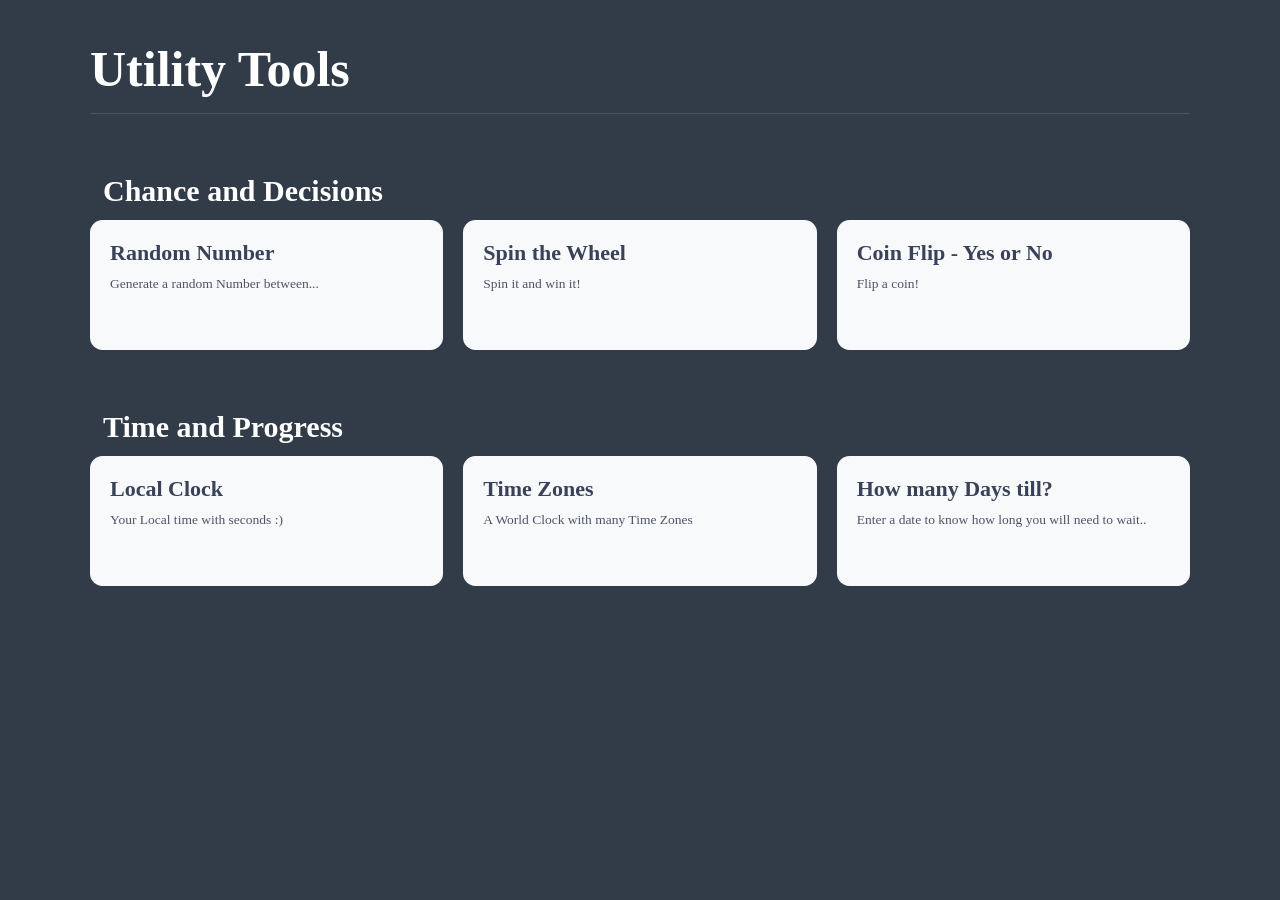
<file: index.html>
<!DOCTYPE html>
<html lang="de">


<head>

  <meta charset="UTF-8">
  <meta name="viewport" content="width=device-width, initial-scale=1.0">
  <link rel="stylesheet" href="style.css">
  <title>Utility Tools</title>
  
</head>

<body>




<div class="container">
  <a href=""><header><h1>Utility Tools</h1></header></a>
    <h3>Chance and Decisions</h3>
  <main class="grid">

    <a href ="randomnumber.html">
      <div class="card">
        <div class="card-header">
          <h2>Random Number</h2>
        </div>
          <p>Generate a random Number between...</p>
      </div>
    </a>


      <a href="spinthewheel.html">
      <div class="card">
        <div class="card-header">
          <h2>Spin the Wheel</h2>
        </div>
          <p>Spin it and win it!</p>
      </div>
      </a>

      <a href="coinflip.html">
        <div class="card">
          <div class="card-header">
            <h2>Coin Flip - Yes or No</h2>
          </div>
            <p>Flip a coin!</p>
        </div>
      </a>

    </main>






    <h3>Time and Progress</h3>

    <main class="grid">
        <a href="RealTimeClock.html">
        <div class="card">
            <div class="card-header">
                <h2>Local Clock</h2>
            </div>
            <p>Your Local time with seconds :)</p>
        </div>
        </a>

        <a href="TimeZones.html">
            <div class="card">
                <div class="card-header">
                    <h2>Time Zones</h2>
                </div>
                <p>A World Clock with many Time Zones</p>
            </div>
        </a>

        <a href="howmanydaystill.html">
            <div class="card">
                <div class="card-header">
                    <h2>How many Days till?</h2>
                </div>
                <p>Enter a date to know how long you will need to wait..</p>
            </div>
        </a>

    </main>






</div>


</body>


</html>
</file>
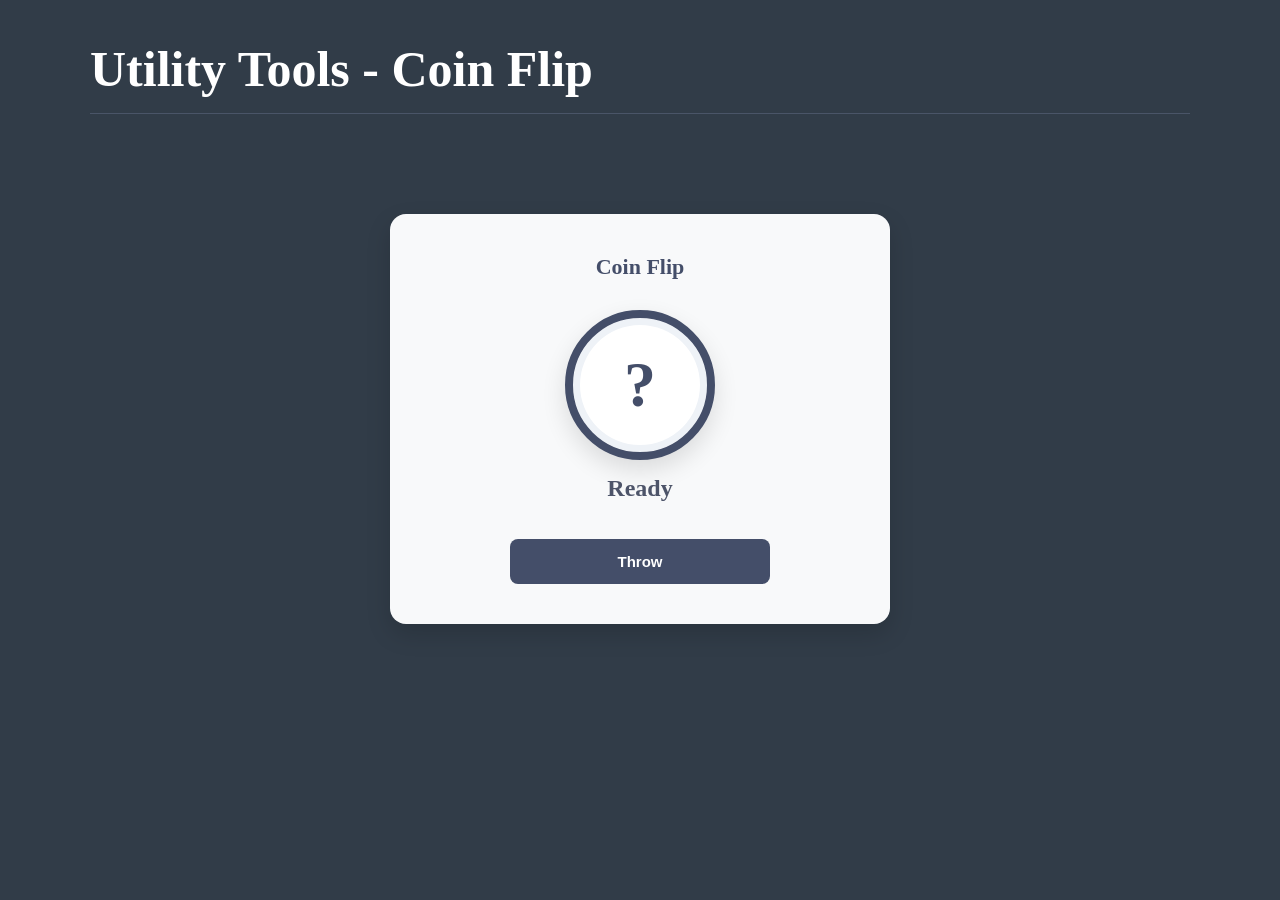
<file: coinflip.html>
<!DOCTYPE html>
<html lang="de">
<head>

    <meta charset="UTF-8">
    <meta name="viewport" content="width=device-width, initial-scale=1.0">
    <link rel="stylesheet" href="style.css">
    <title>Utility Tools - Coin Flip</title>

</head>
<body>

<div class="container">
    <a href="index.html"><header><h1>Utility Tools - Coin Flip</h1></header></a>

    <div class="coin-box">
        <h2>Coin Flip</h2>

        <div class="coin">
            <div class="coin-face" id="coin-face">?</div>
        </div>

        <div class="coin-result" id="coin-result">Ready</div>

        <button class="generator-btn" onclick="flipCoin()">Throw</button>
    </div>
</div>


<script>
    const coinFace = document.getElementById("coin-face");
    const coinResult = document.getElementById("coin-result");
    let isFlipping = false;

    function flipCoin() {
        if (isFlipping) return;
        isFlipping = true;

        coinResult.innerText = "Throwing...";
        coinFace.classList.remove("coin-bounce");
        coinFace.classList.add("coin-spin");

        setTimeout(() => {
            const result = Math.random() < 0.5 ? "Heads" : "Tails";

            coinFace.classList.remove("coin-spin");
            coinFace.innerText = result === "Heads" ? "H" : "T";
            coinFace.classList.add("coin-bounce");
            coinResult.innerText = result;
            isFlipping = false;
        }, 900);
    }
</script>
</body>
</html>
</file>
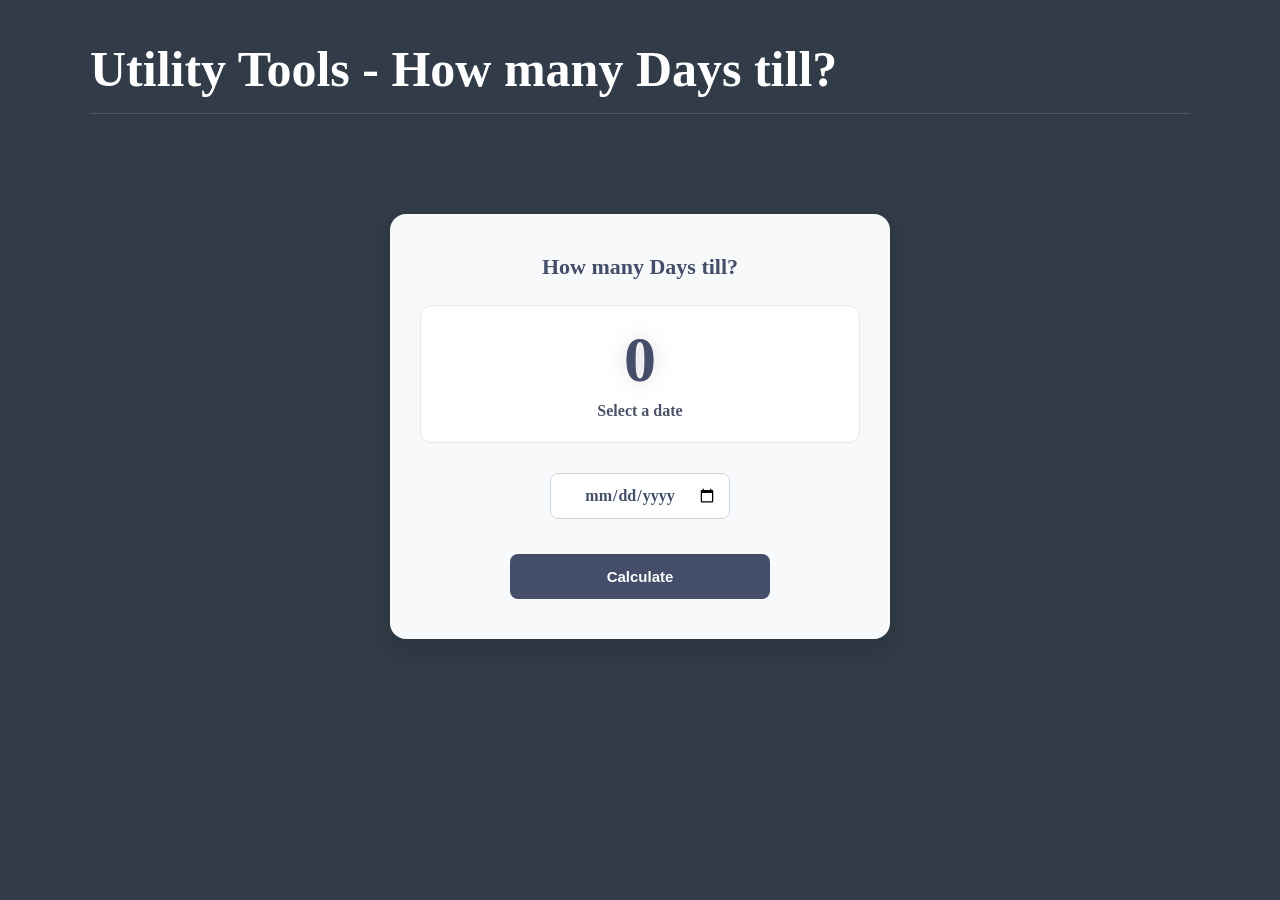
<file: howmanydaystill.html>
<!DOCTYPE html>
<html lang="de">
<head>
    <meta charset="UTF-8">
    <meta name="viewport" content="width=device-width, initial-scale=1.0">
    <link rel="stylesheet" href="style.css">
    <title>Utility Tools - How many Days till?</title>

</head>
<body>

<div class="container">
    <a href="index.html"><header><h1>Utility Tools - How many Days till?</h1></header></a>

    <div class="days-box">
        <h2>How many Days till?</h2>

        <div class="countdown-result-box">
            <span class="countdown-days" id="countdown-days">0</span>
            <span class="countdown-details" id="countdown-details">Select a date</span>
        </div>

        <div class="eingabe-bereich">
            <input class="countdown-date-input" type="date" id="target-date"> <!-- automatisch das datum im eingabe feld anpassen zb TTT MM JJJJ -> MM DD YYYY -->
        </div>

        <button class="generator-btn" onclick="calculateCountdown()">Calculate</button>
    </div>
</div>

<script>
    const targetDateInput = document.getElementById("target-date");
    const countdownDays = document.getElementById("countdown-days");
    const countdownDetails = document.getElementById("countdown-details");

    function calculateCountdown() {
        if (!targetDateInput.value) {
            countdownDays.innerText = "!";
            countdownDetails.innerText = "Please select a valid date";
            return;
        }

        // das immer bis 0 Uhr geht
        const targetDate = new Date(targetDateInput.value + "T00:00:00");
        const now = new Date();
        const difference = targetDate.getTime() - now.getTime();

        if (difference < 0) {
            countdownDays.innerText = "0";
            countdownDetails.innerText = "This date is already in the past";
            return;
        }

        const totalMinutes = Math.floor(difference / 60000);
        const days = Math.floor(totalMinutes / 1440);
        const hours = Math.floor((totalMinutes % 1440) / 60);
        const minutes = totalMinutes % 60;

        countdownDays.style.transform = "scale(0.9)";
        setTimeout(() => {
            countdownDays.innerText = days;
            countdownDetails.innerText = `${days} days, ${hours} hours and ${minutes} minutes`;
            countdownDays.style.transform = "scale(1)";
        }, 100);
    }

    targetDateInput.addEventListener("change", calculateCountdown);
</script>

</body>
</html>
</file>
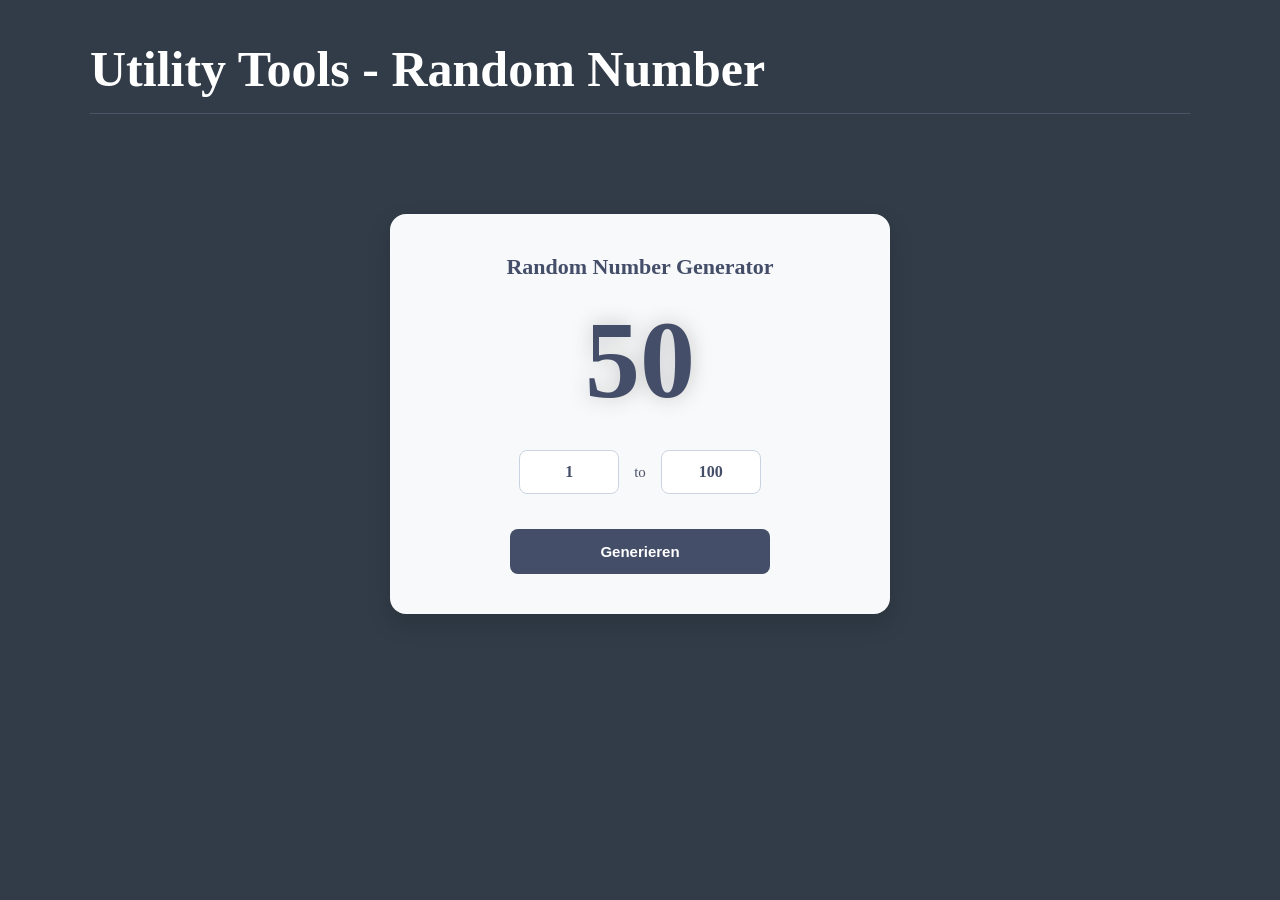
<file: randomnumber.html>
<!DOCTYPE html>
<html lang="de">
<head>
    <meta charset="UTF-8">
    <meta name="viewport" content="width=device-width, initial-scale=1.0">
    <link rel="stylesheet" href="style.css">
    <title>Utility Tools</title>
</head>
<body>
<div class="container">
    <a href="index.html"><header><h1>Utility Tools - Random Number</h1></header></a>

    <div class="generator-box">
        <h2>Random Number Generator</h2>

        <div class="zahl-display" id="random-number">50</div>

        <div class="eingabe-bereich">
            <input type="number" id="min-number" value="1" placeholder="Min">
            <span class="bis-text">to</span>
            <input type="number" id="max-number" value="100" placeholder="Max">
        </div>

        <button class="generator-btn" onclick="generateRandomNumber()">Generieren</button>
    </div>
</div>

<script>
    function generateRandomNumber() {
        const min = parseInt(document.getElementById('min-number').value);
        const max = parseInt(document.getElementById('max-number').value);
        const output = document.getElementById('random-number');


        // damit nicht die zahlen nicht eingebundne sind wenn groß zuerst
        if (isNaN(min) || isNaN(max) || min > max) {
            output.innerText = "!";
            return;
        }

        // math floor rundet immer ab, math random zwischen max - min + 1, ..... + min damit verschoven wird undn icht immer 0 bis mögliche zahlen ist
        const randomNum = Math.floor(Math.random() * (max - min + 1)) + min;

        // animation für zahlen
        output.style.transform = 'scale(0.85)';
        setTimeout(() => {
            output.innerText = randomNum;
            output.style.transform = 'scale(1)';
        }, 100);
    }
</script>
</body>
</html>
</file>
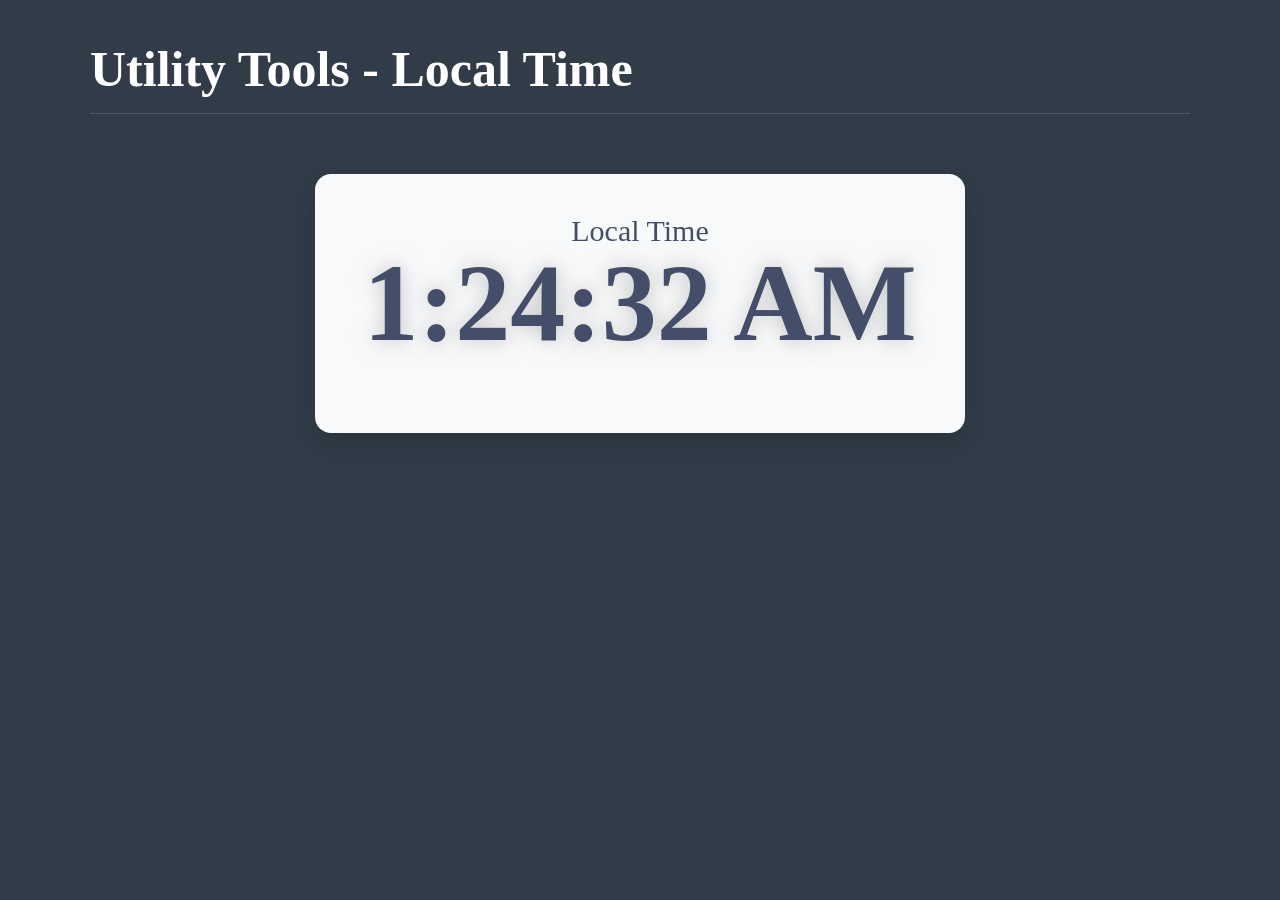
<file: RealTimeClock.html>
<!DOCTYPE html>
<html lang="de">
<head>
    <meta charset="UTF-8">
    <meta name="viewport" content="width=device-width, initial-scale=1.0">
    <title>Utility Tools - Clock</title>
    <link rel="stylesheet" href="style.css">
</head>
<body>


<div class="container">

    <a href="index.html">
        <header>
            <h1>Utility Tools - Local Time</h1>
        </header>
    </a>

    <div class="wheel-box"> <!--  same box here as wheel-box cause the size should look similar   -->
        <div class="local-time-text">Local Time</div>
            <div id="live-uhr" class="local-clock"></div>
        </div>
</div>

<script>
    function updateClock() {
        const now = new Date();

        // Formatiert die Zeit automatisch passend (z. B. "14:30:05")
        document.getElementById('live-uhr').textContent = now.toLocaleTimeString();
    }

    updateClock();
    setInterval(updateClock, 1000);
</script>


</body>
</html>
</file>
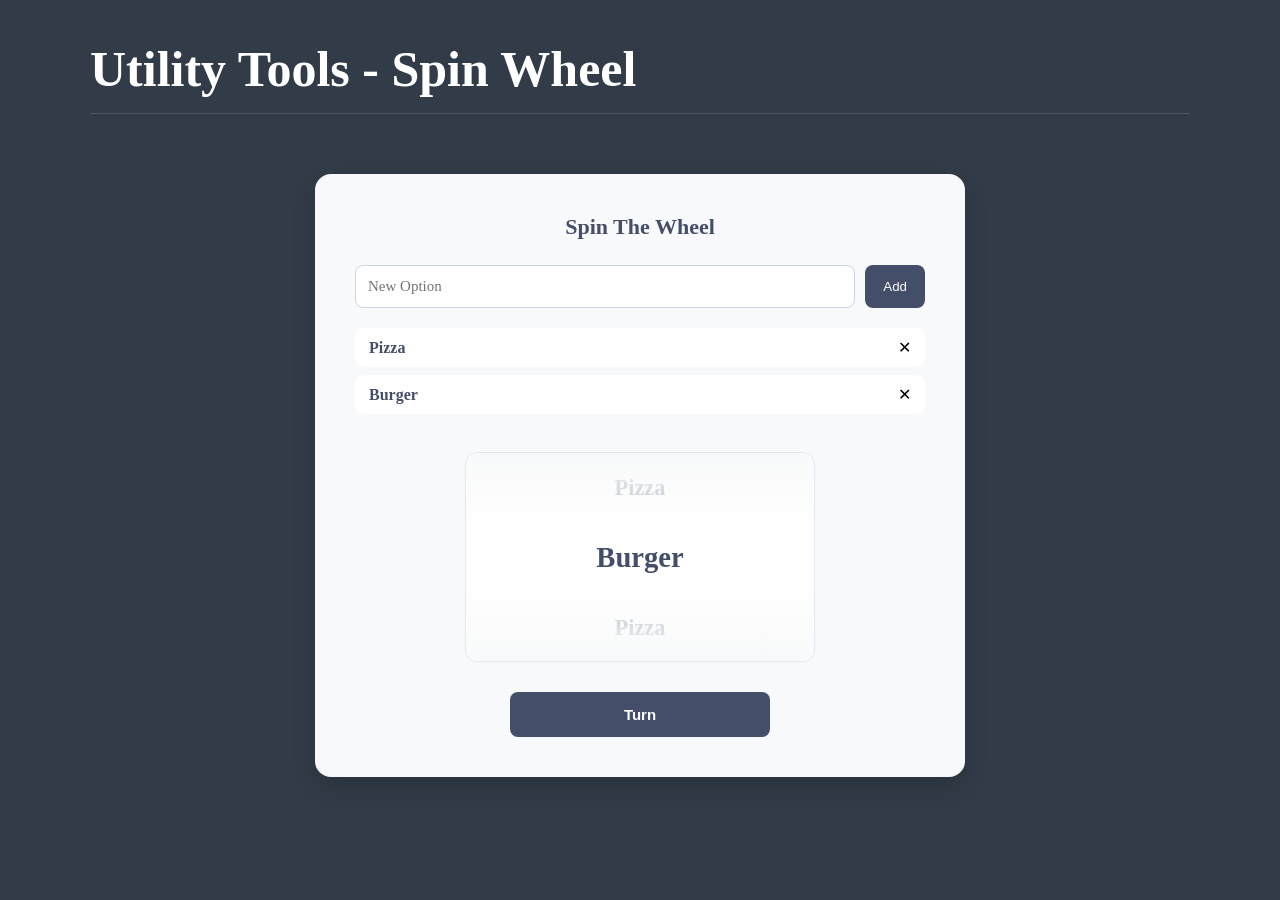
<file: spinthewheel.html>
<!DOCTYPE html>
<html lang="de">
<head>
    <meta charset="UTF-8">
    <meta name="viewport" content="width=device-width, initial-scale=1.0">
    <title>Utility Tools - Spin Wheel</title>
    <link rel="stylesheet" href="style.css">
</head>
<body>

<div class="container">

    <a href="index.html">
        <header>
            <h1>Utility Tools - Spin Wheel</h1>
        </header>
    </a>

    <div class="wheel-box">
        <h2>Spin The Wheel</h2>
        <div class="option-input-area">
            <input type="text" id="option-input" placeholder="New Option">
            <button class="add-option-btn" onclick="addOption()">Add</button>

        </div>

        <div id="option-list" class="option-list"></div>
        <div class="wheel-container">
            <div id="wheel-track" class="wheel-track">
            </div>
        </div>
        <button class="generator-btn" onclick="spinWheel()">Turn</button>

    </div>

</div>

<script>

    const optionList = document.getElementById("option-list");
    const wheelTrack = document.getElementById("wheel-track");
    const input = document.getElementById("option-input");

    let options = ["Pizza", "Burger"];
    isSpinning = false;

    function updateUI() {
        optionList.innerHTML = options.map((opt, i) => `
        <div class="option-item">${opt}<button onclick="removeOption(${i})">✕</button></div>
    `).join("");

        wheelTrack.innerHTML = options.length ? Array(20).fill(options).flat().map(opt => `<div class="wheel-item">${opt}</div>`).join("") : "";
        updateActiveItem();
    }

    function addOption() {
        if (!input.value.trim()) return;
        options.push(input.value.trim());
        input.value = "";
        updateUI();
    }

    function removeOption(index) {
        options.splice(index, 1);
        updateUI();
    }

    function updateActiveItem() {
        const itemHeight = 70;
        const center = 105;
        const maxDistance = 75;

        const translateY = new DOMMatrix(
            getComputedStyle(wheelTrack).transform
        ).f;

        const trackCenter = center - translateY;

        document.querySelectorAll(".wheel-item").forEach((item, index) => {
            const itemCenter = index * itemHeight + itemHeight / 2;
            const distance = Math.abs(trackCenter - itemCenter);

            const factor = Math.max(0, 1 - distance / maxDistance);

            item.style.transform = `scale(${1 + factor * 0.3})`;
            item.style.opacity = 0.4 + factor * 0.6;
            item.style.color = distance < itemHeight / 2
                ? "#444e69"
                : "#627288";
        });
    }

    function spinWheel() {
        if (options.length < 2) return;
        isSpinning = true;

        const randomIndex = Math.floor(Math.random() * options.length);
        const rounds = 10;
        const itemHeight = 70;
        const translateY = (rounds * options.length + randomIndex - 1) * itemHeight;

        wheelTrack.style.transition = "none";
        wheelTrack.style.transform = "translateY(0px)";
        wheelTrack.offsetHeight;

        const loop = () => {
            updateActiveItem();
            if (isSpinning) requestAnimationFrame(loop);
        };
        requestAnimationFrame(loop);

        wheelTrack.style.transition = "transform 5.5s cubic-bezier(.15,.85,.2,1)"; // i dont really understand this cubic bezier. i got this with my guy gemini
        wheelTrack.style.transform = `translateY(-${translateY}px)`;

        setTimeout(() => {
            isSpinning = false;
            updateActiveItem();
        }, 5500);
    }

    updateUI();

</script>

</body>
</html>
</file>
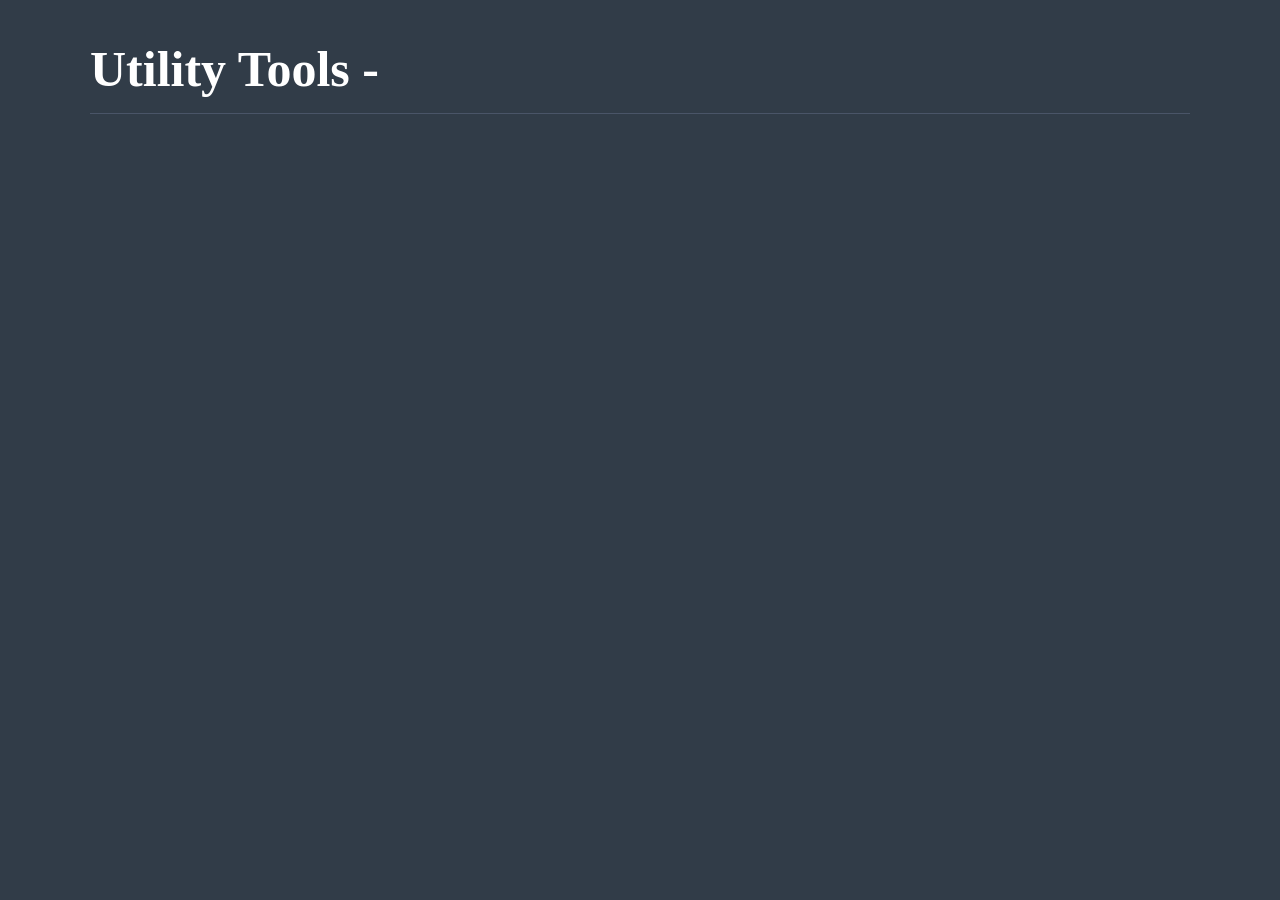
<file: template.html>
<!DOCTYPE html>
<html lang="de">


<head>
    <meta charset="UTF-8">
    <meta name="viewport" content="width=device-width, initial-scale=1.0">
    <link rel="stylesheet" href="style.css">
    <title>Utility Tools</title>

</head>

<body>

<div class="container">
    <a href="index.html"><header><h1>Utility Tools - </h1></header></a>
</div>

</body>

</html>
</file>
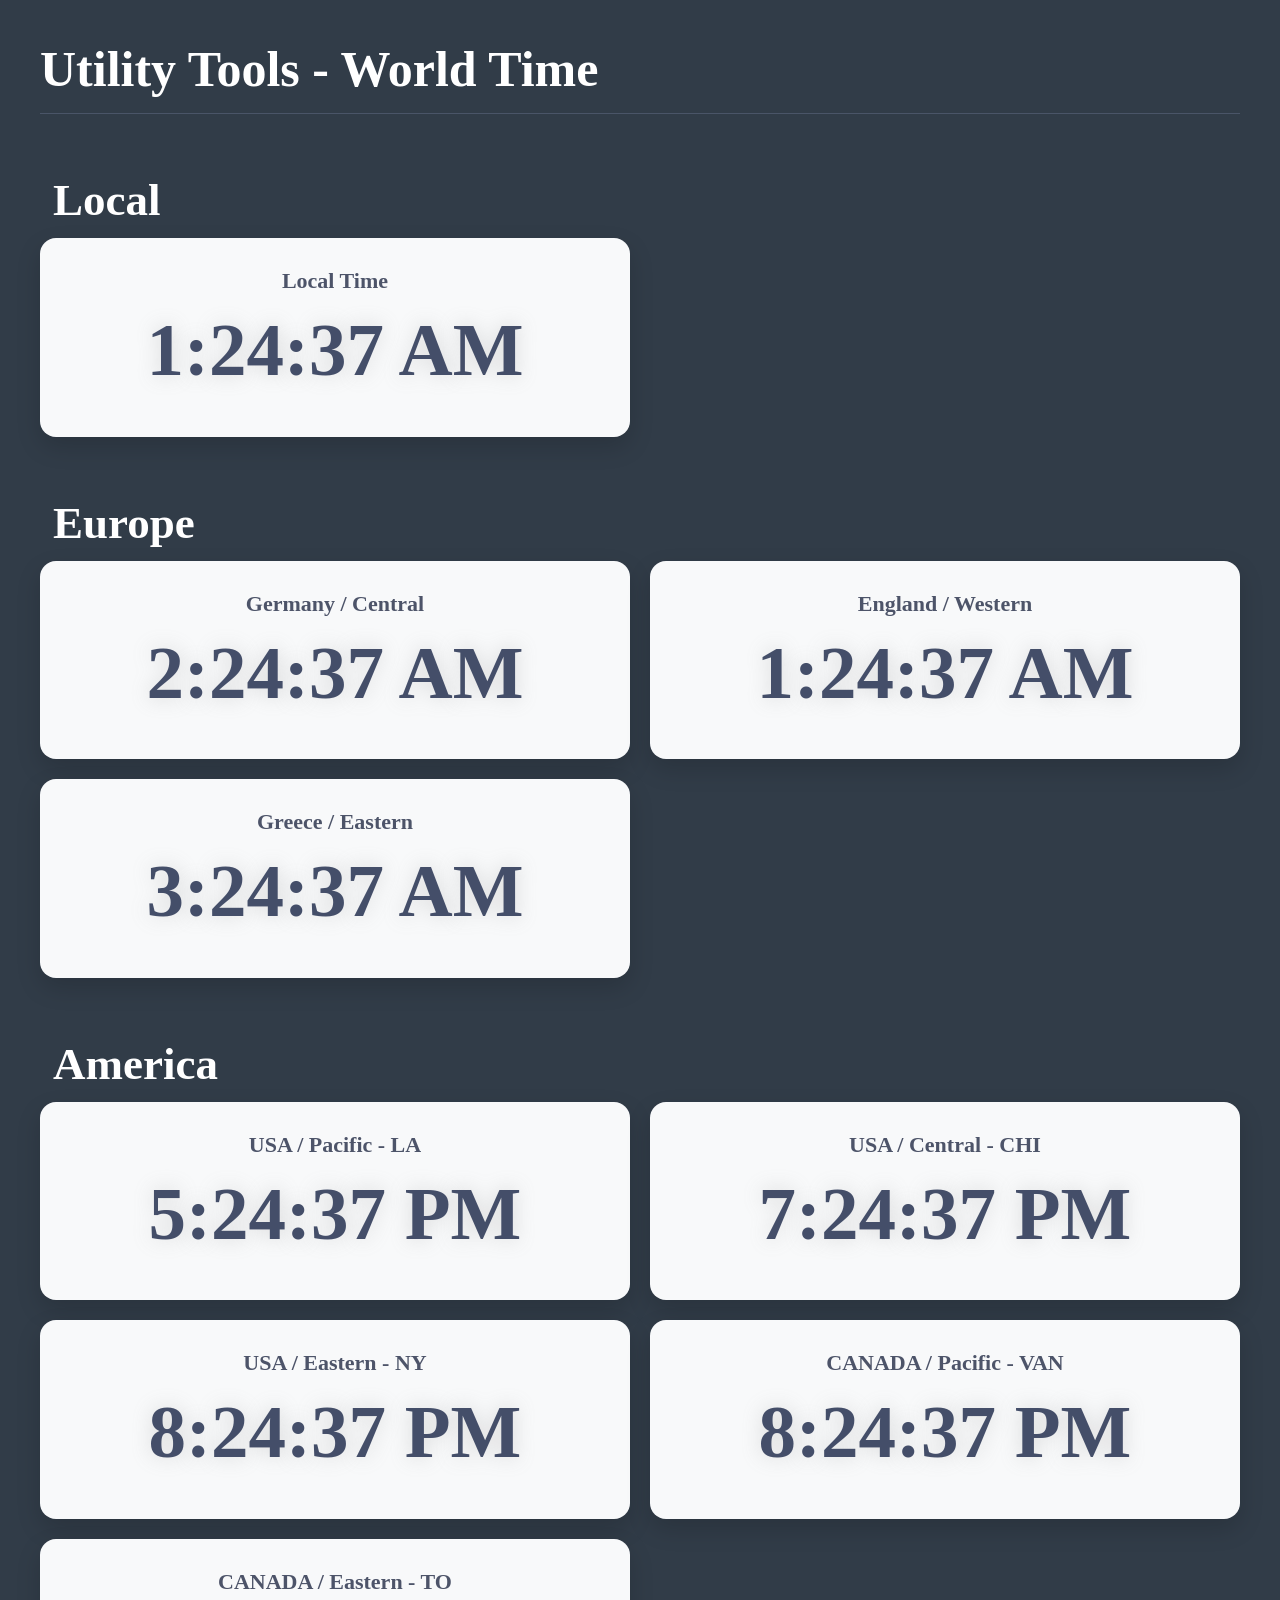
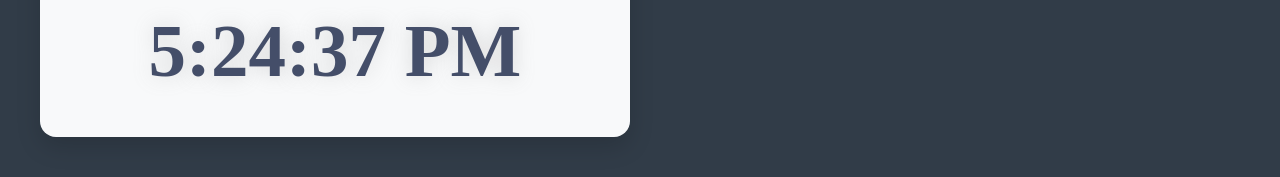
<file: TimeZones.html>
<!DOCTYPE html>
<html lang="de">
<head>
    <meta charset="UTF-8">
    <meta name="viewport" content="width=device-width, initial-scale=1.0">
    <title>Utility Tools - Clock</title>
    <link rel="stylesheet" href="style.css">
</head>
<body>


<div class="wide-container">
    <a href="index.html">
        <header>
            <h1>Utility Tools - World Time</h1>
        </header>
    </a>

    <h3>Local</h3>

    <div class="clock-grid">

        <div class="clock-box"> <div class="local-time-text">Local Time</div>
            <div id="live-uhr" class="local-clock">12:34:56</div>
        </div>

    </div>

    <h3>Europe</h3>

    <div class="clock-grid">

        <div class="clock-box"> <div class="local-time-text">Germany / Central</div>
            <div id="deutschland-uhr" class="local-clock">00:00:00</div>
        </div>
        <div class="clock-box"> <div class="local-time-text">England / Western</div>
            <div id="uk-uhr" class="local-clock">00:00:00</div>
        </div>

        <div class="clock-box"> <div class="local-time-text">Greece / Eastern</div>
            <div id="greece-uhr" class="local-clock">00:00:00</div>
        </div>

    </div>

    <h3>America</h3>

    <div class="clock-grid">

        <div class="clock-box"> <div class="local-time-text">USA / Pacific - LA</div>
            <div id="LA-uhr" class="local-clock">00:00:00</div>
        </div>
        <div class="clock-box"> <div class="local-time-text">USA / Central - CHI</div>
            <div id="Chicago-uhr" class="local-clock">00:00:00</div>
        </div>

        <div class="clock-box"> <div class="local-time-text">USA / Eastern - NY</div>
            <div id="NewYork-uhr" class="local-clock">00:00:00</div>
        </div>


        <div class="clock-box"> <div class="local-time-text">CANADA / Pacific - VAN</div>
            <div id="Toronto-uhr" class="local-clock">00:00:00</div>
        </div>

        <div class="clock-box"> <div class="local-time-text">CANADA / Eastern - TO</div>
            <div id="Vancouver-uhr" class="local-clock">00:00:00</div>
        </div>



    </div>
</div>



<script>
    function updateClock() {
        const now = new Date();

        // Formatiert die Zeit automatisch passend (z. B. "14:30:05")
        document.getElementById('live-uhr').textContent = now.toLocaleTimeString();
        document.getElementById('deutschland-uhr').textContent = now.toLocaleTimeString(undefined, { timeZone: 'Europe/Berlin' });
        document.getElementById('uk-uhr').textContent = now.toLocaleTimeString(undefined, { timeZone: 'Europe/London' });
        document.getElementById('greece-uhr').textContent = now.toLocaleTimeString(undefined, { timeZone: 'Europe/Athens' });

        document.getElementById('NewYork-uhr').textContent = now.toLocaleTimeString(undefined, { timeZone: 'America/New_York' });
        document.getElementById('LA-uhr').textContent = now.toLocaleTimeString(undefined, { timeZone: 'America/Los_Angeles' });
        document.getElementById('Chicago-uhr').textContent = now.toLocaleTimeString(undefined, { timeZone: 'America/Chicago' });

        document.getElementById('Vancouver-uhr').textContent = now.toLocaleTimeString(undefined, { timeZone: 'America/Vancouver' });
        document.getElementById('Toronto-uhr').textContent = now.toLocaleTimeString(undefined, { timeZone: 'America/Toronto' });

    }

    updateClock();
    setInterval(updateClock, 1000);
</script>


</body>
</html>
</file>
<file: style.css>
* {
  margin: 0;
  padding: 0;
  box-sizing: border-box;
}


body {
  background: linear-gradient(180deg, #313C48, #313C48); /*(180deg, #533cd8, #e7e0ff);          313C48           283842       */
  font-family: Segoe UI, serif;
  min-height: 100vh;
  padding: 40px 20px;
  display: flex;
  justify-content: center;
}

a {
  text-decoration: none;
}

header {
  display: flex;
  justify-content: space-between;
  align-items: center;
  padding-bottom: 15px;
  margin-bottom: 60px;
  border-bottom: 1px solid #4A5568; /* rgba(255, 255, 255, 0.2) #515c6e */
}

header h1 {
  font-size: 50px;
  color: white;
  font-weight: bolder;
}



.container {
  width: 100%;
  max-width: 1100px;
  color: white;
}


/* Für die themen Überschriften */
.container h3 {
  font-size: 30px;
  font-weight: 900;
  margin-bottom: 12px;
  margin-left: 13px;
  margin-top: 60px
}


/* Grid */
.grid {
  display: grid;
  grid-template-columns: repeat(auto-fill, minmax(280px, 1fr));
  gap: 20px;

}


/* Karten */
.card {
  background: #F8F9FA; /* 2a3447 mit hellerem hintergrund auch nice*/
  color: #ffffff;
  border-radius: 12.5px;
  
  padding: 20px;
  transition: 0.2s ease;

  min-height: 130px;
}

.card:hover {
  transform: translateY(-3px);
  border-color: rgba(255, 255, 255, 0.3); 
  box-shadow: 0 10px 15px #505e6e69;
}


.card-header {
  display: flex;
  justify-content: space-between;
  margin-bottom: 10px;

}

.card h2 {
  font-size: 22px;
  color: #3a4259;
  font-weight: 720;
}

.card p {
  color: #4d5469;
  font-size: 13.5px;
  margin-bottom: 14px;
  font-weight: 520;
}



.btn {
  font-size: 13px;
  padding: 5px 10px;
  border: 1px solid aqua;
  border-radius: 5px;
  text-decoration: none;
  color: #7dd3fc;
  transition: 0.2s;
}

.btn:hover {
  background: rgba(0, 255, 157, 0.08);
  border-color: aqua;
  color: white;
}



/* XXXXXXXXXX NUMBER GENERATOR CSS XXXXXXXXXX */

/* Die helle, stabile Haupt-Box */
.generator-box {
  display: flex;
  flex-direction: column;
  align-items: center;
  justify-content: center;
  max-width: 500px;
  margin: auto;
  margin-top: 100px;
  padding: 40px 30px;
  background: #F8F9FA;
  border-radius: 16px;
  box-shadow: 0 10px 25px #00000026;
}

.generator-box h2 {
  font-size: 22px;
  color: #444e69;
  font-weight: 720;
  margin-bottom: 25px;
}

/* die Random Zahl in der mitte */
.zahl-display {
  font-size: 110px;
  font-weight: 800;
  color: #444e69;
  line-height: 1;
  margin-bottom: 35px;
  transition: transform 0.1s ease;
  text-shadow: 0 0 20px rgb(143 143 143 / 0.47);
}

/* Eingabe feld */
.eingabe-bereich {
  display: flex;
  align-items: center;
  justify-content: center;
  gap: 15px;
  margin-bottom: 35px;
  width: 100%;
}


.eingabe-bereich input {
  width: 100px;
  padding: 12px;
  background: #ffffff;
  border: 1px solid #cbd5e1;
  border-radius: 8px;
  color: #444e69;
  font-family: inherit;
  font-size: 16px;
  font-weight: 600;
  text-align: center;
  outline: none;
  transition: border-color 0.2s, box-shadow 0.2s;
}

.eingabe-bereich input:focus {
  box-shadow: 0 0 0 3px rgba(49, 60, 72, 0.1);
}


.bis-text {
  color: #4d5469;
  font-size: 15px;
  font-weight: 520;
}


.generator-btn {
  width: 100%;
  max-width: 260px;
  padding: 14px 28px;
  background: #444e69;
  color: #ffffff;
  border: none;
  border-radius: 8px;
  font-size: 15px;
  font-weight: 700;
  cursor: pointer;
  transition: background 0.2s, transform 0.1s;
}

.generator-btn:hover {
  background: #556382;
}

.generator-btn:active {
  transform: scale(0.97);
}

/* Standard-Pfeile der Inputs entfernen */
input[type="number"]::-webkit-outer-spin-button,
input[type="number"]::-webkit-inner-spin-button {
  -webkit-appearance: none;
  margin: 0;
}
input[type="number"] {
  -moz-appearance: textfield;
}

/* ENDEEEEEEEEEEEEEEEEEEE XXXXXXXXXX NUMBER GENERATOR CSS XXXXXXXXXX ENDEEEEEEEEEEEEEEEEEEE*/






/* XXXXXXXXXX COIN FLIP XXXXXXXXXX */

.coin-box {
  display: flex;
  flex-direction: column;
  align-items: center;
  max-width: 500px;
  margin: auto;
  margin-top: 100px;
  padding: 40px 30px;
  background: #F8F9FA;
  border-radius: 16px;
  box-shadow: 0 10px 25px #00000026;
}

.coin-box h2 {
  font-size: 22px;
  color: #444e69;
  font-weight: 720;
  margin-bottom: 30px;
}

.coin-display {
  width: 180px;
  height: 180px;
  display: flex;
  align-items: center;
  justify-content: center;
  margin-bottom: 25px;
}

.coin-face {
  width: 150px;
  height: 150px;
  display: flex;
  align-items: center;
  justify-content: center;
  border-radius: 50%;
  background: #ffffff;
  border: 8px solid #444e69;
  color: #444e69;
  font-size: 64px;
  font-weight: 800;
  line-height: 1;
  box-shadow: 0 10px 25px #0000001f, inset 0 0 0 7px #eef2f7;
  transition: transform 0.15s ease, box-shadow 0.2s ease;
}

.coin-result {
  min-height: 34px;
  margin-bottom: 30px;
  margin-top: 15px;
  color: #4d5469;
  font-size: 24px;
  font-weight: 750;
}

.coin-spin {
  animation: coin-spin 1s; /* .2,.1,.9,1       */
}

.coin-bounce {
  animation: coin-bounce 0.3s ease;
  animation-delay: 0.0125s;
}

@keyframes coin-spin {
  0% {
    transform: rotateY(0deg) scale(1);
  }
  50% {
    transform: rotateY(520deg) scale(1.08);
    box-shadow: 0 16px 35px #00000029, inset 0 0 0 7px #eef2f7;
  }
  100% {
    transform: rotateY(1080deg) scale(1);
  }
}

@keyframes coin-bounce {
  0% {
    transform: scale(0.87);
  }
  100% {
    transform: scale(1);
  }
}

/* ENDEEEEEEEEEEEEEEEEEEEEE XXXXXXXXXX COIN FLIP XXXXXXXXXX ENDEEEEEEEEEEEEEEEEEEEEE */




/* XXXXXXXXXX how many days till XXXXXXXXXX */


.days-box {
  display: flex;
  flex-direction: column;
  align-items: center;
  justify-content: center;
  max-width: 500px;
  margin: auto;
  margin-top: 100px;
  padding: 40px 30px;
  background: #F8F9FA;
  border-radius: 16px;
  box-shadow: 0 10px 25px #00000026;
}


.days-box h2 {
  font-size: 22px;
  color: #444e69;
  font-weight: 720;
  margin-bottom: 25px;
}


.countdown-result-box {
  min-height: 120px;
  width: 100%;
  margin-bottom: 30px;
  padding: 22px;
  border-radius: 12px;
  background: #ffffff;
  border: 1px solid #e2e8f0;
  color: #444e69;
  text-align: center;
}

.countdown-days {
  display: block;
  font-size: 64px;
  font-weight: 800;
  line-height: 1;
  margin-bottom: 10px;
  text-shadow: 0 0 20px rgb(143 143 143 / 0.32);
}

.countdown-details {
  color: #4d5469;
  font-size: 16px;
  font-weight: 650;
}

.countdown-date-input {
  width: 180px !important;
}
/* ENDEEEEEEEEEEEEEEEEEEEEE XXXXXXXXXX how many days till XXXXXXXXXX ENDEEEEEEEEEEEEEEEEEEEEE */











/* XXXXXXXXXX SPIN WHEEL XXXXXXXXXX */

.wheel-box {
  display: flex;
  flex-direction: column;
  align-items: center;
  max-width: 650px;
  margin: auto;
  padding: 40px;
  background: #F8F9FA;
  border-radius: 16px;
  box-shadow: 0 10px 25px #00000026;

}

.wheel-box h2 {
  font-size: 22px;
  color: #444e69;
  margin-bottom: 25px;
}

.option-input-area {
  display: flex;
  gap: 10px;
  width: 100%;
  margin-bottom: 20px;
}

.option-input-area input {
  flex: 1;
  padding: 12px;
  border: 1px solid #cbd5e1;
  border-radius: 8px;
  font-size: 15px;
  font-family: inherit;
}

.add-option-btn {
  padding: 12px 18px;
  background: #444e69;
  color: white;
  border: none;
  border-radius: 8px;
  cursor: pointer;
}

.option-list {
  width: 100%;
  margin-bottom: 30px;
}

.option-item {
  display: flex;
  justify-content: space-between;
  align-items: center;
  padding: 10px 14px;
  margin-bottom: 8px;
  border-radius: 8px;
  background: white;
  color: #444e69;
  font-weight: 600;
}

.option-item button {
  border: none;
  background: none;
  cursor: pointer;
  font-size: 16px;
}






.wheel-container {
  position: relative;
  width: 100%;
  max-width: 350px;
  height: 210px;
  overflow: hidden;
  border-radius: 12px;
  background: white;
  margin-bottom: 30px;
  border: 1px solid #e2e8f0;
}

/* dunkler Verlauf oben */
.wheel-container::before {
  content: "";
  position: absolute;
  top: 0;
  left: 0;
  width: 100%;
  height: 70px;
  background: linear-gradient(to bottom, #f8f9fa, transparent);

  z-index: 5;
}

/* dunkler Verlauf unten */
.wheel-container::after {
  content: "";
  position: absolute;
  bottom: 0;
  left: 0;
  width: 100%;
  height: 70px;
  background: linear-gradient(
          to top,
          #f8f9fa,
          transparent
  );
  z-index: 5;
}





.wheel-item {
  height: 70px;
  display: flex;
  align-items: center;
  justify-content: center;
  font-size: 22px;
  font-weight: 700;
  transition: color 0.2s ease; /* farben wechsel fade */
}

/* ENDEEEEEEEEEEEEEEEEEEEEE XXXXXXXXXX SPIN WHEEL XXXXXXXXXX ENDEEEEEEEEEEEEEEEEEEEEE */



/* TIMEZONE UND REALTIMECLOCK */


.local-clock {
  font-size: 110px;
  font-weight: 750;
  color: #444e69;
  line-height: 1;
  margin-bottom: 35px;
  transition: transform 0.1s ease;
  text-shadow: 0 0 20px rgb(143 143 143 / 0.52);
}

.local-time-text {
  font-size: 30px;
  font-weight: 450;
  color: #444e69;
}

.clock-box {
  display: flex;
  flex-direction: column;
  align-items: center;
  justify-content: center;
  width: 100%;
  box-sizing: border-box;
  padding: 30px 20px;
  background: #F8F9FA;
  border-radius: 16px;
  box-shadow: 0 10px 25px #00000026;
  text-align: center;
}


.clock-box .local-clock {
  font-size: clamp(40px, 14vw, 75px);
  font-weight: 750;
  color: #444e69;
  line-height: 1.1;
  margin-top: 15px;
  margin-bottom: 15px;
  text-shadow: 0 0 20px rgb(143 143 143 / 0.3);
}

.clock-box .local-time-text {
  font-size: 22px;
  font-weight: 600;
  color: #4d5469;
}

.clock-grid {
  display: grid;
  grid-template-columns: repeat(auto-fill, minmax(400px, 1fr));
  gap: 20px;

}


.wide-container {
  width: 100%;
  max-width: 1400px;
  margin: 0 auto;
  padding: 0 20px;
  color: white;
}

.wide-container h3 {
  font-size: 45px;
  font-weight: 900;
  margin-bottom: 12px;
  margin-left: 13px;
  margin-top: 60px
}


/* ENDEEEEEEEEEEEEEEEEEEEEE TIMEZONE UND REALTIMECLOCK ENDEEEEEEEEEEEEEEEEEEEEE */
</file>
